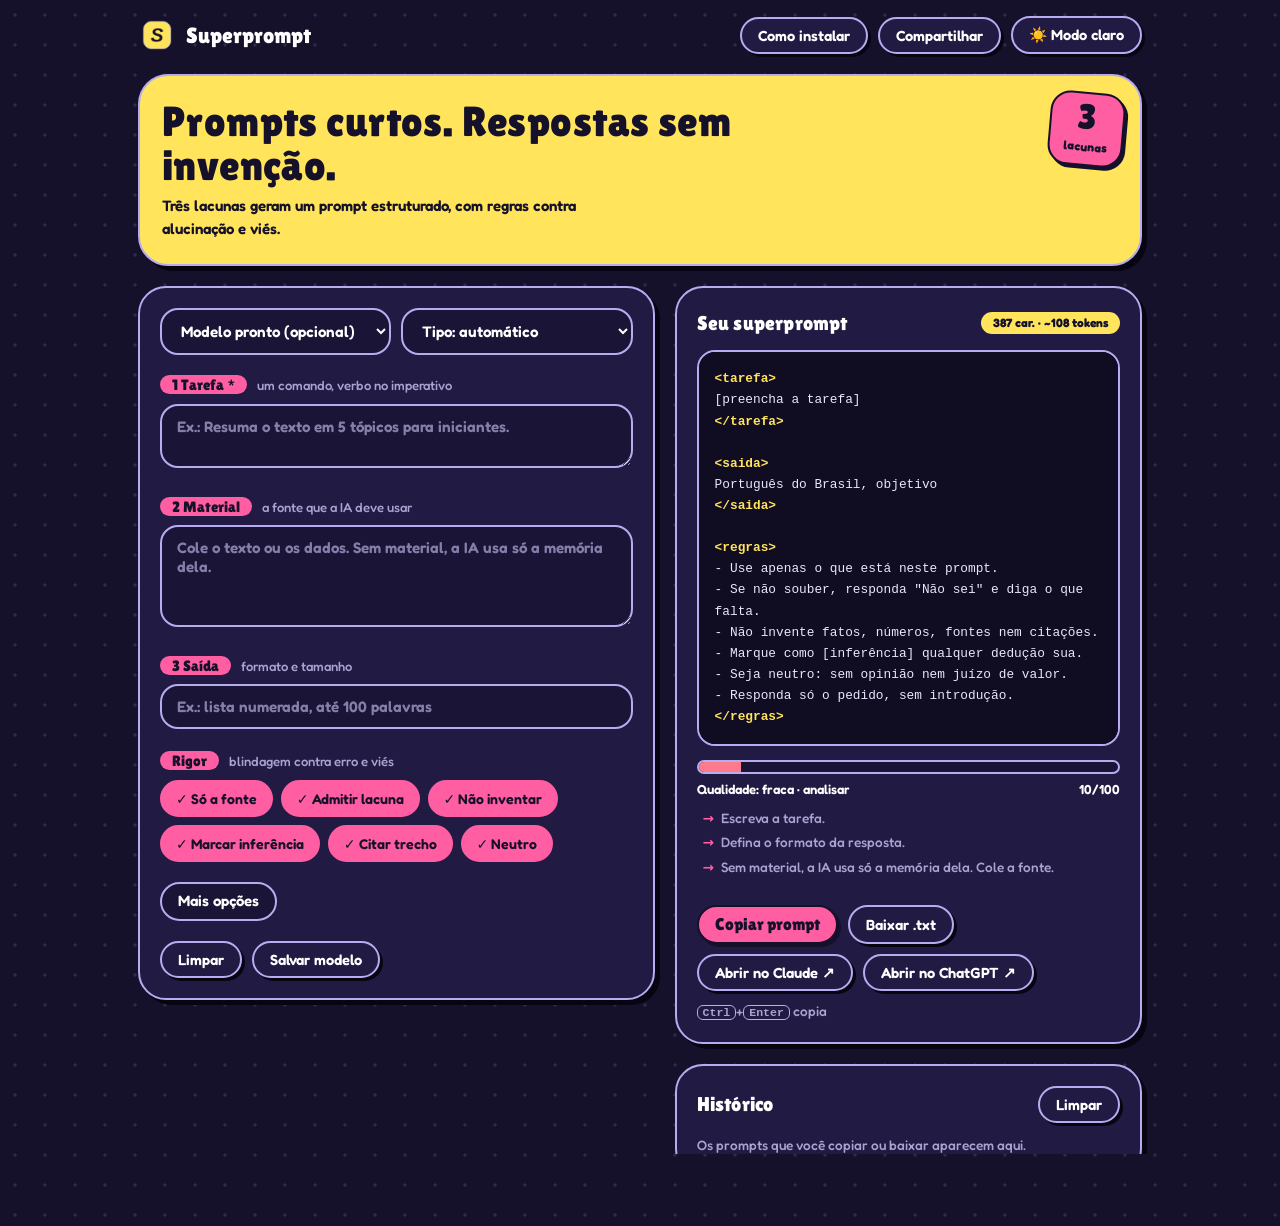
<file: index.html>
<!DOCTYPE html>
<html lang="pt-BR">
<head>
<meta charset="utf-8">
<meta name="viewport" content="width=device-width, initial-scale=1, viewport-fit=cover">
<title>Superprompt</title>
<meta name="description" content="Prompts curtos, precisos e sem alucinação.">
<meta name="theme-color" content="#15112a">
<link rel="manifest" href="manifest.webmanifest">
<link rel="icon" type="image/png" sizes="192x192" href="icon-192.png">
<link rel="apple-touch-icon" href="apple-touch-icon.png">
<link rel="preconnect" href="https://fonts.googleapis.com">
<link rel="preconnect" href="https://fonts.gstatic.com" crossorigin>
<link href="https://fonts.googleapis.com/css2?family=Fredoka:wght@400;500;600;700&family=Lilita+One&display=swap" rel="stylesheet">
<style>
:root{--bg:#15112a;--sf:#211a43;--in:#1a1436;--tx:#fff;--mu:#a9a3d1;--bd:#b7acf0;--sh:#070512;--ye:#ffe45c;--pk:#ff5ea2;--ink:#15112a;--ok:#5ee6a8;--wa:#ffe45c;--er:#ff7a8a;--code:#100c22;--dot:rgba(183,172,240,.16)}
[data-theme=light]{--bg:#f4f0ff;--sf:#fff;--in:#f4f0ff;--tx:#15112a;--mu:#6d6597;--bd:#7b66e8;--sh:#cbc0ff;--ok:#12996a;--wa:#b87d00;--er:#e0405a;--dot:rgba(123,102,232,.16)}
*{box-sizing:border-box}html,body{margin:0}
body{background:var(--bg) radial-gradient(circle,var(--dot) 1.5px,transparent 1.7px) 0 0/30px 30px;color:var(--tx);font:500 15px/1.5 Fredoka,"Trebuchet MS",system-ui,sans-serif;min-height:100vh;padding:env(safe-area-inset-top,0) 0 env(safe-area-inset-bottom,0)}
.d,h1,h2,.big{font-family:"Lilita One",Fredoka,sans-serif;font-weight:400;letter-spacing:.01em}
main{max-width:1040px;margin:0 auto;padding:16px 18px 80px;display:grid;gap:20px}
@media(min-width:920px){main{grid-template-columns:1.05fr .95fr;align-items:start}.fw{grid-column:1/-1}aside{position:sticky;top:16px;max-height:calc(100vh - 32px);overflow:auto;padding:0 8px 8px 0;margin:0 -8px -8px 0}}
:focus-visible{outline:3px solid var(--ye);outline-offset:2px}
header{display:flex;align-items:center;gap:10px;flex-wrap:wrap}
.brand{display:flex;align-items:center;gap:10px;flex:1;min-width:150px}
.mark{width:38px;height:38px;border-radius:12px;background:var(--ye);color:var(--ink);display:grid;place-items:center;font-size:20px;border:2.5px solid var(--bd);box-shadow:3px 3px 0 var(--sh)}
.brand b{font:400 1.35rem "Lilita One",Fredoka,sans-serif}
.pill,.btn{font:600 .92rem Fredoka,sans-serif;color:var(--tx);background:var(--sf);border:2.5px solid var(--bd);border-radius:99px;padding:8px 16px;box-shadow:3px 3px 0 var(--sh);cursor:pointer;transition:transform .08s,box-shadow .08s}
.pill:active,.btn:active{transform:translate(2px,2px);box-shadow:1px 1px 0 var(--sh)}
.hero{position:relative;background:var(--ye);color:var(--ink);border:2.5px solid var(--bd);border-radius:30px;padding:24px 22px;box-shadow:5px 5px 0 var(--sh)}
.hero h1{font-size:clamp(1.8rem,6vw,2.6rem);line-height:1.05;margin:0 0 8px;max-width:64%}
.hero p{margin:0;font-weight:600;max-width:48ch}
.stk{position:absolute;right:16px;top:16px;background:var(--pk);border:2.5px solid var(--ink);border-radius:20px;padding:6px 14px;text-align:center;transform:rotate(5deg);box-shadow:3px 3px 0 var(--ink)}
.stk .big{font-size:2.2rem;line-height:1;display:block}.stk small{font-weight:700;font-size:.75rem}
.card{background:var(--sf);border:2.5px solid var(--bd);border-radius:28px;padding:20px;box-shadow:5px 5px 0 var(--sh)}
aside .card+.card{margin-top:20px}
.st{display:flex;align-items:baseline;gap:10px;margin:22px 0 8px}.st:first-of-type{margin-top:0}
.st span{background:var(--pk);color:var(--ink);border-radius:99px;padding:1px 12px;font:400 .95rem "Lilita One",Fredoka,sans-serif}
.st small{color:var(--mu);font-size:.82rem}
input[type=text],textarea,select,input:not([type]){width:100%;font:600 .95rem Fredoka,sans-serif;color:var(--tx);background:var(--in);border:2.5px solid var(--bd);border-radius:18px;padding:11px 15px}
textarea{resize:vertical;min-height:56px}
input:focus,textarea:focus,select:focus{outline:0;border-color:var(--ye);box-shadow:0 0 0 3px color-mix(in srgb,var(--ye) 30%,transparent)}
::placeholder{color:var(--mu);opacity:.75}
.g2{display:grid;gap:10px;grid-template-columns:1fr 1fr}@media(max-width:520px){.g2{grid-template-columns:1fr}}
.chips{display:flex;flex-wrap:wrap;gap:8px}.chips label{cursor:pointer}.chips input{position:absolute;opacity:0;width:0;height:0}
.chips span{display:inline-block;padding:6px 14px;border-radius:99px;border:2.5px solid var(--bd);background:var(--in);font-weight:600;font-size:.88rem;color:var(--mu);transition:.1s}
.chips input:checked+span{background:var(--pk);color:var(--ink);border-color:var(--pk)}
.chips input:checked+span::before{content:"✓ "}
.chips input:focus-visible+span{outline:3px solid var(--ye);outline-offset:2px}
details{margin-top:20px}
summary{display:inline-block;cursor:pointer;list-style:none;background:var(--in);border:2.5px solid var(--bd);border-radius:99px;padding:6px 16px;font-weight:600}summary::-webkit-details-marker{display:none}
details[open] summary{background:var(--ye);color:var(--ink);border-color:var(--ye)}
details>*{margin-top:10px}details>summary{margin-top:0}
.row{display:flex;gap:10px;flex-wrap:wrap}
.btn.f{background:var(--pk);color:var(--ink);border-color:var(--ink);box-shadow:3px 3px 0 var(--ink);font:400 1.05rem "Lilita One",Fredoka,sans-serif}
[data-theme=light] .btn.f{border-color:var(--bd);box-shadow:3px 3px 0 var(--bd)}
.ph{display:flex;justify-content:space-between;align-items:center;gap:8px;margin-bottom:12px}.ph h2{margin:0;font-size:1.25rem}
.cnt{font-size:.75rem;font-weight:700;background:var(--ye);color:var(--ink);border-radius:99px;padding:2px 12px}
#out{background:var(--code);color:#e9e6ff;border:2.5px solid var(--bd);border-radius:18px;padding:16px;font:500 .8rem/1.65 ui-monospace,Menlo,Consolas,monospace;white-space:pre-wrap;word-break:break-word;min-height:200px;max-height:44vh;overflow:auto}
#out .k{color:var(--ye);font-weight:700}#out .pre{display:block;margin-bottom:10px;color:#ffb3d4}
.meter{height:14px;border-radius:99px;border:2.5px solid var(--bd);background:var(--in);margin:14px 0 6px;overflow:hidden}
.meter i{display:block;height:100%;width:0;background:var(--ok);transition:width .3s,background .3s}
.mt{display:flex;justify-content:space-between;font-weight:600;font-size:.82rem;margin-bottom:6px}
.tips{margin:0 0 14px;padding:0;list-style:none;font-size:.85rem;color:var(--mu)}.tips li{padding:2px 0 2px 24px;position:relative}.tips li::before{content:"→";position:absolute;left:6px;color:var(--pk);font-weight:700}.tips li.ok::before{content:"✓";color:var(--ok)}
kbd{font:600 .72rem ui-monospace,monospace;border:1.5px solid var(--bd);border-radius:6px;padding:0 5px;color:var(--mu)}
#hist{list-style:none;margin:0;padding:0;display:grid;gap:8px}
#hist button{width:100%;text-align:left;font:600 .85rem Fredoka,sans-serif;color:var(--tx);background:var(--in);border:2px solid var(--bd);border-radius:14px;padding:8px 12px;cursor:pointer}
#hist small{display:block;color:var(--mu);font-weight:500}
.empty{color:var(--mu);font-size:.85rem;margin:0}
#toast{position:fixed;left:50%;bottom:calc(22px + env(safe-area-inset-bottom,0px));transform:translate(-50%,20px);background:var(--ye);color:var(--ink);border:2.5px solid var(--ink);padding:8px 20px;border-radius:99px;font-weight:700;opacity:0;transition:.2s;pointer-events:none;max-width:90vw;text-align:center}
#toast.on{opacity:1;transform:translate(-50%,0)}
.card,.hero{animation:up .45s cubic-bezier(.2,.8,.2,1) both}aside .card+.card{animation-delay:.08s}
@keyframes up{from{opacity:0;transform:translateY(10px)}}
@media(prefers-reduced-motion:reduce){*{transition:none!important;animation:none!important}}
#imgf input{margin-top:10px}
img.mark{background:none;border:0;box-shadow:none;border-radius:50%;object-fit:cover}
</style>
</head>
<body>
<main>
<header class="fw">
  <div class="brand"><img class="mark" src="icon-192.png" alt="" width="38" height="38"><b>Superprompt</b></div>
  <button class="pill" id="install" hidden>Instalar</button>
  <button class="pill" id="howto">Como instalar</button>
  <button class="pill" id="share">Compartilhar</button>
  <button class="pill" id="theme">☀️ Modo claro</button>
</header>

<section class="hero fw">
  <h1>Prompts curtos. Respostas sem invenção.</h1>
  <p>Três lacunas geram um prompt estruturado, com regras contra alucinação e viés.</p>
  <div class="stk" aria-hidden="true"><span class="big">3</span><small>lacunas</small></div>
</section>

<section class="card" aria-label="Formulário">
  <div class="g2"><select id="tpl" aria-label="Modelo pronto"><option value="">Modelo pronto (opcional)</option></select><select id="modo" aria-label="Tipo de pedido"><option value="auto">Tipo: automático</option><option value="analisar">Tipo: analisar material</option><option value="criar">Tipo: criar texto</option><option value="imagem">Tipo: criar imagem</option></select></div>
  <div class="st" style="margin-top:20px"><span>1 Tarefa *</span><small>um comando, verbo no imperativo</small></div>
  <textarea id="tarefa" aria-label="Tarefa" placeholder="Ex.: Resuma o texto em 5 tópicos para iniciantes."></textarea>
  <div class="st"><span>2 Material</span><small id="mlbl">a fonte que a IA deve usar</small></div>
  <textarea id="material" rows="4" aria-label="Material" placeholder="Cole o texto ou os dados. Sem material, a IA usa só a memória dela."></textarea>
  <div id="imgf" hidden><div class="st"><span>Imagem</span><small>o que a IA não adivinha</small></div>
    <div class="g2"><input id="cores" aria-label="Cores" placeholder="Cores. Ex.: azul #0a4da2 e branco"><input id="estilo" aria-label="Estilo" placeholder="Estilo. Ex.: flat, limpo"></div>
    <input id="textoarte" aria-label="Texto na arte" placeholder="Texto exato que aparece na arte">
    <input id="evitar" aria-label="Evitar" placeholder="Evitar. Ex.: fotos de pessoas, excesso de texto"></div>
  <div class="st"><span>3 Saída</span><small>formato e tamanho</small></div>
  <input id="formato" list="fmts" aria-label="Formato da saída" placeholder="Ex.: lista numerada, até 100 palavras">
  <datalist id="fmts"><option value="Lista numerada, até 100 palavras"><option value="Tabela em Markdown"><option value="JSON válido, sem texto extra"><option value="Um parágrafo de até 80 palavras"><option value="Passo a passo numerado"><option value="Imagem 1080x1080, estilo limpo"><option value="Imagem vertical 1080x1920"></datalist>
  <div class="st"><span>Rigor</span><small>blindagem contra erro e viés</small></div>
  <div class="chips" id="rules"></div>
  <details>
    <summary>Mais opções</summary>
    <div class="g2">
      <select id="tecnica" aria-label="Técnica"><option value="direto">Técnica: direta</option><option value="pensar">Pensar antes de responder</option><option value="verificar">Auto-verificação</option><option value="estrito">Formato estrito</option></select>
      <select id="alvo" aria-label="Estilo do prompt"><option value="tags">Estilo: tags (universal)</option><option value="md">Estilo: Markdown</option></select>
      <select id="tam" aria-label="Tamanho"><option value="completo">Tamanho: completo</option><option value="compacto">Tamanho: compacto</option></select>
    </div>
    <input id="papel" aria-label="Papel" placeholder="Papel. Ex.: analista de dados">
    <input id="publico" aria-label="Público" placeholder="Público. Ex.: iniciantes">
    <textarea id="exemplo" aria-label="Exemplo" placeholder="Exemplo da saída ideal (melhora muito a precisão)"></textarea>
    <input id="tom" aria-label="Idioma e tom" value="Português do Brasil, objetivo">
    <textarea id="extra" aria-label="Proibições extras" placeholder="Proibições extras. Ex.: Não use jargão."></textarea>
    <div class="row"><button class="btn" id="exp">Exportar modelos</button><button class="btn" id="imp">Importar</button><input type="file" id="file" accept=".json,application/json" hidden></div>
  </details>
  <div class="row" style="margin-top:20px"><button class="btn" id="clear">Limpar</button><button class="btn" id="save">Salvar modelo</button></div>
</section>

<aside>
  <section class="card" aria-label="Resultado">
    <div class="ph"><h2>Seu superprompt</h2><span class="cnt" id="pill">0</span></div>
    <div id="out" aria-live="polite"></div>
    <div class="meter" role="progressbar" aria-label="Qualidade" aria-valuemin="0" aria-valuemax="100"><i id="bar"></i></div>
    <div class="mt"><span id="hint"></span><span id="sc"></span></div>
    <ul class="tips" id="tips"></ul>
    <div id="vars" class="g2" style="margin-bottom:12px" hidden></div>
    <div class="row"><button class="btn f" id="copy">Copiar prompt</button><button class="btn" id="dl">Baixar .txt</button></div>
    <div class="row" style="margin-top:10px"><button class="pill" id="oc">Abrir no Claude ↗</button><button class="pill" id="og">Abrir no ChatGPT ↗</button></div>
    <p class="empty" style="margin-top:10px"><kbd>Ctrl</kbd>+<kbd>Enter</kbd> copia</p>
  </section>
  <section class="card" aria-label="Histórico">
    <div class="ph"><h2>Histórico</h2><button class="pill" id="hclr">Limpar</button></div>
    <ul id="hist"></ul>
  </section>
</aside>
</main>
<div id="toast" role="status"></div>

<script>
const $=id=>document.getElementById(id);
const F=['tarefa','material','formato','papel','publico','exemplo','tom','extra','cores','estilo','textoarte','evitar'];
const TOM='Português do Brasil, objetivo';
const R=[
["Só a fonte","Baseie-se somente no material acima.","Use apenas o que está neste prompt."],
["Admitir lacuna",'Se a informação não constar, responda "Não consta no material." e diga o que falta.','Se não souber, responda "Não sei" e diga o que falta.'],
["Não inventar","Não invente fatos, números, fontes nem citações.","Não invente fatos, números, fontes nem citações."],
["Marcar inferência","Marque como [inferência] qualquer dedução sua.","Marque como [inferência] qualquer dedução sua."],
["Citar trecho","Cite o trecho do material que sustenta cada afirmação.",null],
["Neutro","Seja neutro: sem opinião nem juízo de valor.","Seja neutro: sem opinião nem juízo de valor."]];
const CR=["Use o briefing como base e execute já, sem perguntar o que ele já diz.","Se faltar algo essencial, faça no máximo 1 pergunta curta; senão, decida e execute.","Não invente dados, estatísticas, nomes nem logotipos oficiais.","Marque como [suposição] o que você decidir sozinho.",null,"Seja neutro: sem opinião nem juízo de valor."];
const CC=["execute já","1 pergunta curta se faltar algo essencial","não invente dados","marque [suposição]",null,"seja neutro"];
const C=["use só a fonte","admita lacunas","não invente","marque [inferência]","cite o trecho","seja neutro"];
const TEC={
pensar:"Analise com cuidado antes de responder e entregue só o resultado final.",
verificar:"Antes de responder, confira cada afirmação com o material e remova o que não tiver base.",
estrito:"Siga exatamente o formato de saída, sem texto antes ou depois."};
const TIT={briefing:'BRIEFING',material:'MATERIAL',exemplo:'EXEMPLO',tarefa:'TAREFA',saida:'SAÍDA',regras:'REGRAS'};
$('rules').innerHTML=R.map((r,i)=>`<label><input type="checkbox" data-r="${i}" checked><span>${r[0]}</span></label>`).join('');
const TPL={
"Resumir":{tarefa:"Resuma o material em até 5 tópicos.",formato:"Lista numerada, até 100 palavras"},
"Extrair dados":{tarefa:"Extraia do material: nomes, datas e valores. Não deduza o que estiver ausente.",formato:"Tabela em Markdown",tecnica:"estrito"},
"Redigir":{papel:"redator profissional",tarefa:"Redija um texto usando apenas o material.",formato:"Parágrafos curtos",tecnica:"verificar"},
"Revisar":{papel:"revisor de textos",tarefa:"Corrija ortografia e clareza sem mudar o sentido nem acrescentar informação.",formato:"Texto corrigido + lista das mudanças"},
"Criar imagem":{tarefa:"Gere agora uma imagem com base no briefing.",formato:"Imagem 1080x1080, estilo limpo",modo:"imagem"},
"Comparar":{papel:"analista neutro",tarefa:"Compare as opções do material por critérios objetivos. Não recomende.",formato:"Tabela em Markdown",tecnica:"verificar"}};
const ls={get(k,d){try{const v=localStorage.getItem(k);return v?JSON.parse(v):d}catch(e){return d}},set(k,v){try{localStorage.setItem(k,JSON.stringify(v))}catch(e){}}};
const all=()=>Object.assign({},TPL,ls.get('sp_modelos',{}));
const fillTpl=()=>{const s=$('tpl');s.length=1;Object.keys(all()).forEach(k=>s.add(new Option(k,k)))};
function toast(t,ms=1600){const e=$('toast');e.textContent=t;e.classList.add('on');clearTimeout(toast.t);toast.t=setTimeout(()=>e.classList.remove('on'),ms)}
const getState=()=>{const o={};F.forEach(f=>o[f]=$(f).value);o.tecnica=$('tecnica').value;o.alvo=$('alvo').value;o.tam=$('tam').value;o.modo=$('modo').value;o.rg=[...document.querySelectorAll('[data-r]:checked')].map(c=>+c.dataset.r);return o};
function setState(o){F.forEach(f=>{if(typeof o[f]==='string')$(f).value=o[f]});
 if(o.tecnica&&[...$('tecnica').options].some(x=>x.value===o.tecnica))$('tecnica').value=o.tecnica;
 if(o.alvo&&[...$('alvo').options].some(x=>x.value===o.alvo))$('alvo').value=o.alvo;
 if(o.tam&&[...$('tam').options].some(x=>x.value===o.tam))$('tam').value=o.tam;
 if(o.modo&&[...$('modo').options].some(x=>x.value===o.modo))$('modo').value=o.modo;
 if(Array.isArray(o.rg))document.querySelectorAll('[data-r]').forEach(c=>c.checked=o.rg.includes(+c.dataset.r))}
let TXT='';const VARS={};const VRE=/\{\{\s*([^{}\n]{1,30}?)\s*\}\}/g;
const sub=t=>t.replace(VRE,(m,n)=>VARS[n.trim()]||m);
function varsUI(raw){const names=[...new Set([...raw.matchAll(VRE)].map(m=>m[1].trim()))],box=$('vars'),k=names.join('|');if(box.dataset.k===k)return;box.dataset.k=k;box.textContent='';
 names.forEach(n=>{const i=document.createElement('input');i.placeholder='{{'+n+'}}';i.setAttribute('aria-label','Variável '+n);i.value=VARS[n]||'';i.oninput=()=>{VARS[n]=i.value;build()};box.append(i)});box.hidden=!names.length}
function build(){
 const s=getState(),v={},raw=F.map(f=>s[f]).join('\n');F.forEach(f=>v[f]=sub(s[f].trim()));varsUI(raw);
 const CRE=/^\s*(crie|criar|gere|gerar|desenhe|fa[çc]a|escreva|redija|elabore|monte|produza|imagine|projete)\b/i,au=s.modo==='auto',isImg=s.modo==='imagem'||(au&&CRE.test(v.tarefa)&&/\b(imagem|arte|banner|cartaz|post|logo|ilustra[çc][ãa]o|capa|flyer|foto)\b/i.test(v.tarefa)),cr=isImg||s.modo==='criar'||(au&&CRE.test(v.tarefa)),MK=cr?'briefing':'material',imgL=isImg?[v.cores&&'Cores: '+v.cores,v.estilo&&'Estilo: '+v.estilo,v.textoarte&&'Texto na arte: "'+v.textoarte+'"',v.evitar&&'Evitar: '+v.evitar].filter(Boolean):[],body=[...imgL,v.material&&(imgL.length?'Detalhes: '+v.material:v.material)].filter(Boolean).join('\n'),hasM=!!body,sec=[];$('imgf').hidden=!isImg;$('mlbl').textContent=cr?'briefing: requisitos e detalhes':'a fonte que a IA deve usar';
 if(hasM)sec.push([MK,body]);
 if(v.exemplo)sec.push(['exemplo',v.exemplo]);
 sec.push(['tarefa',v.tarefa||'[preencha a tarefa]']);
 const o=[v.formato,v.publico&&'Público: '+v.publico,v.tom].filter(Boolean);
 if(o.length)sec.push(['saida',o.join('. ')]);
 let r=s.rg.map(i=>cr?CR[i]:hasM?R[i][1]:R[i][2]).filter(Boolean);
 if(s.tam==='compacto'&&s.rg.length>1)r=['Regras: '+s.rg.filter(i=>i!==4||hasM).map(i=>(cr?CC:C)[i]).filter(Boolean).join('; ')+'.'];
 if(TEC[s.tecnica])r.push(TEC[s.tecnica]);
 r.push(cr?'Entregue o resultado agora, sem introdução nem explicações.':'Responda só o pedido, sem introdução.');
 if(isImg&&v.textoarte)r.push('Escreva o texto da arte exatamente como indicado, sem erros de ortografia.');
 if(v.extra)r.push(v.extra);
 sec.push(['regras',r.map(x=>'- '+x).join('\n')]);
 const pre=v.papel?'Atue como '+v.papel+'.':'',md=s.alvo==='md';
 TXT=(pre?pre+'\n\n':'')+sec.map(x=>md?'## '+TIT[x[0]]+'\n'+x[1]:'<'+x[0]+'>\n'+x[1]+'\n</'+x[0]+'>').join('\n\n');
 const out=$('out');out.textContent='';
 if(pre){const p=document.createElement('span');p.className='pre';p.textContent=pre;out.append(p)}
 sec.forEach(x=>{const a=document.createElement('span');a.className='k';a.textContent=md?'## '+TIT[x[0]]+'\n':'<'+x[0]+'>\n';
  if(md)out.append(a,x[1]+'\n\n');else{const b=document.createElement('span');b.className='k';b.textContent='</'+x[0]+'>\n\n';out.append(a,x[1]+'\n',b)}});
 $('pill').textContent=TXT.length+' car. · ~'+Math.ceil(TXT.length/3.6)+' tokens';
 const w=v.tarefa.split(/\s+/).filter(Boolean).length,tips=[];let sc=0;
 if(!w)tips.push('Escreva a tarefa.');else if(w<4)tips.push('Tarefa vaga: diga o quê, para quem e quanto.');else sc+=30;
 if(w&&/\be (depois|também)\b|\balém disso\b|;/i.test(v.tarefa))tips.push('Uma tarefa por prompt gera menos erro.');else if(w>=4)sc+=10;
 if(v.formato)sc+=20;else tips.push('Defina o formato da resposta.');
 const vg=v.tarefa.match(/\b(etc|bom|boa|ótimo|melhor|algo|coisas?|qualquer|talvez|vários)\b/i);if(vg)tips.push('Troque "'+vg[1].toLowerCase()+'" por algo mensurável.');
 if(isImg&&!v.textoarte)tips.push('Informe o texto exato que deve aparecer na arte.');if(isImg&&!v.cores)tips.push('Informe as cores (nome ou código hex).');
 if(hasM)sc+=20;else tips.push(cr?'Sem briefing: liste formato, cores e texto que devem aparecer.':'Sem material, a IA usa só a memória dela. Cole a fonte.');
 if(s.rg.length>=4)sc+=10;else tips.push('Ative mais regras de rigor.');
 if(v.exemplo||s.tecnica!=='direto')sc+=10;else tips.push('Um exemplo de saída ou uma técnica aumenta a precisão.');
 $('bar').style.width=sc+'%';$('bar').style.background=sc<50?'var(--er)':sc<80?'var(--wa)':'var(--ok)';
 $('bar').parentNode.setAttribute('aria-valuenow',sc);
 $('hint').textContent='Qualidade: '+(sc<50?'fraca':sc<80?'boa':'excelente')+' · '+(isImg?'imagem':cr?'criar':'analisar');$('sc').textContent=sc+'/100';
 $('tips').innerHTML=tips.length?tips.slice(0,3).map(t=>'<li>'+t+'</li>').join(''):'<li class="ok">Sem pendências</li>';
}
let at;const draft=()=>{clearTimeout(at);at=setTimeout(()=>ls.set('sp_rascunho',getState()),400)};
const on=()=>{build();draft()};
document.querySelectorAll('main input:not([type=file]),main textarea,main select').forEach(e=>e.addEventListener('input',on));
$('tpl').onchange=e=>{const t=all()[e.target.value];if(!t)return;setState(t);on()};
$('clear').onclick=()=>{setState(Object.assign({tom:TOM,tecnica:'direto',alvo:'tags',tam:'completo',modo:'auto',rg:[0,1,2,3,4,5]},Object.fromEntries(F.filter(f=>f!=='tom').map(f=>[f,'']))));$('tpl').value='';on()};
$('save').onclick=()=>{const n=(prompt('Nome do modelo:')||'').trim().slice(0,60);if(!n)return;const m=ls.get('sp_modelos',{});m[n]=getState();ls.set('sp_modelos',m);fillTpl();$('tpl').value=n;toast('Modelo salvo')};
function hist(){const h=ls.get('sp_hist',[]).filter(x=>x.t!==TXT);h.unshift({d:Date.now(),t:TXT,s:getState()});ls.set('sp_hist',h.slice(0,8));renderH()}
function renderH(){const h=ls.get('sp_hist',[]),u=$('hist');u.textContent='';
 if(!h.length){const p=document.createElement('p');p.className='empty';p.textContent='Os prompts que você copiar ou baixar aparecem aqui.';u.append(p);return}
 h.forEach(x=>{const li=document.createElement('li'),b=document.createElement('button'),m=document.createElement('small');
  b.textContent=(x.s.tarefa||'Sem título').slice(0,60);m.textContent=new Date(x.d).toLocaleString('pt-BR',{day:'2-digit',month:'2-digit',hour:'2-digit',minute:'2-digit'});
  b.append(m);b.onclick=()=>{setState(x.s);on();toast('Restaurado')};li.append(b);u.append(li)})}
$('hclr').onclick=()=>{ls.set('sp_hist',[]);renderH()};
async function copy(t){try{await navigator.clipboard.writeText(t)}catch(e){const a=document.createElement('textarea');a.value=t;document.body.appendChild(a);a.select();document.execCommand('copy');a.remove()}}
const doCopy=async()=>{if(!getState().tarefa.trim()){toast('Escreva a tarefa primeiro');return}await copy(TXT);hist();toast('Prompt copiado')};
$('copy').onclick=doCopy;
const openIn=base=>{if(!getState().tarefa.trim()){toast('Escreva a tarefa primeiro');return}hist();const u=base+encodeURIComponent(TXT);if(u.length>7500){copy(TXT);toast('Prompt longo: copiado. Cole na IA.');window.open(base.split('?')[0],'_blank','noopener');return}window.open(u,'_blank','noopener')};
$('oc').onclick=()=>openIn('https://claude.ai/new?q=');
$('og').onclick=()=>openIn('https://chatgpt.com/?q=');
addEventListener('keydown',e=>{if((e.ctrlKey||e.metaKey)&&e.key==='Enter'){e.preventDefault();doCopy()}});
$('dl').onclick=()=>{if(!getState().tarefa.trim()){toast('Escreva a tarefa primeiro');return}hist();const a=document.createElement('a');a.href=URL.createObjectURL(new Blob([TXT],{type:'text/plain;charset=utf-8'}));a.download='superprompt.txt';a.click();URL.revokeObjectURL(a.href)};
$('exp').onclick=()=>{const a=document.createElement('a');a.href=URL.createObjectURL(new Blob([JSON.stringify(ls.get('sp_modelos',{}),null,2)],{type:'application/json'}));a.download='superprompt-modelos.json';a.click();URL.revokeObjectURL(a.href)};
$('imp').onclick=()=>$('file').click();
$('file').onchange=async e=>{const f=e.target.files[0];if(!f)return;try{const j=JSON.parse(await f.text()),m=ls.get('sp_modelos',{});let n=0;
 for(const [k,v] of Object.entries(j)){if(typeof v!=='object'||!v||k.length>60)continue;const c={};
  [...F,'tecnica','alvo','tam','modo'].forEach(x=>{if(typeof v[x]==='string')c[x]=v[x].slice(0,20000)});if(Array.isArray(v.rg))c.rg=v.rg.filter(Number.isInteger);m[k]=c;n++}
 ls.set('sp_modelos',m);fillTpl();toast(n+' modelo(s) importado(s)')}catch(err){toast('Arquivo inválido')}e.target.value=''};
const link=()=>{const s=getState();s.material='';return location.href.split('#')[0]+'#s='+btoa(unescape(encodeURIComponent(JSON.stringify(s))))};
$('share').onclick=async()=>{const u=link();try{if(navigator.share)await navigator.share({title:'Superprompt',text:'Gerador de prompts curtos e sem alucinação',url:u});else{await copy(u);toast('Link copiado (sem o material)')}}catch(e){}};
$('theme').onclick=()=>{const d=document.documentElement,l=d.dataset.theme==='light';d.dataset.theme=l?'dark':'light';$('theme').textContent=l?'☀️ Modo claro':'🌙 Modo escuro';ls.set('sp_tema',d.dataset.theme)};
if(ls.get('sp_tema')==='light'){document.documentElement.dataset.theme='light';$('theme').textContent='🌙 Modo escuro'}
let dp;addEventListener('beforeinstallprompt',e=>{e.preventDefault();dp=e;$('install').hidden=false});
$('install').onclick=async()=>{if(!dp)return;dp.prompt();await dp.userChoice;dp=null;$('install').hidden=true};
if('serviceWorker'in navigator)addEventListener('load',()=>navigator.serviceWorker.register('sw.js').catch(()=>{}));
fillTpl();
try{const m=location.hash.match(/^#s=(.+)$/);if(m)setState(JSON.parse(decodeURIComponent(escape(atob(m[1])))));else{const d=ls.get('sp_rascunho');if(d)setState(d)}}catch(e){}
build();renderH();
$('howto').onclick=()=>{const u=navigator.userAgent,m=/iPhone|iPad|iPod/.test(u)?'iPhone/iPad: toque em Compartilhar e depois em "Adicionar à Tela de Início".':/Android/.test(u)?'Android: toque no menu ⋮ do Chrome e em "Instalar app" ou "Adicionar à tela inicial".':'Computador: no Chrome ou Edge, clique no ícone de instalar na barra de endereço ou em ⋮ > "Instalar Superprompt".';toast(m,7000)};
if(matchMedia('(display-mode:standalone)').matches||navigator.standalone)$('howto').hidden=true;
</script>
</body>
</html>
</file>
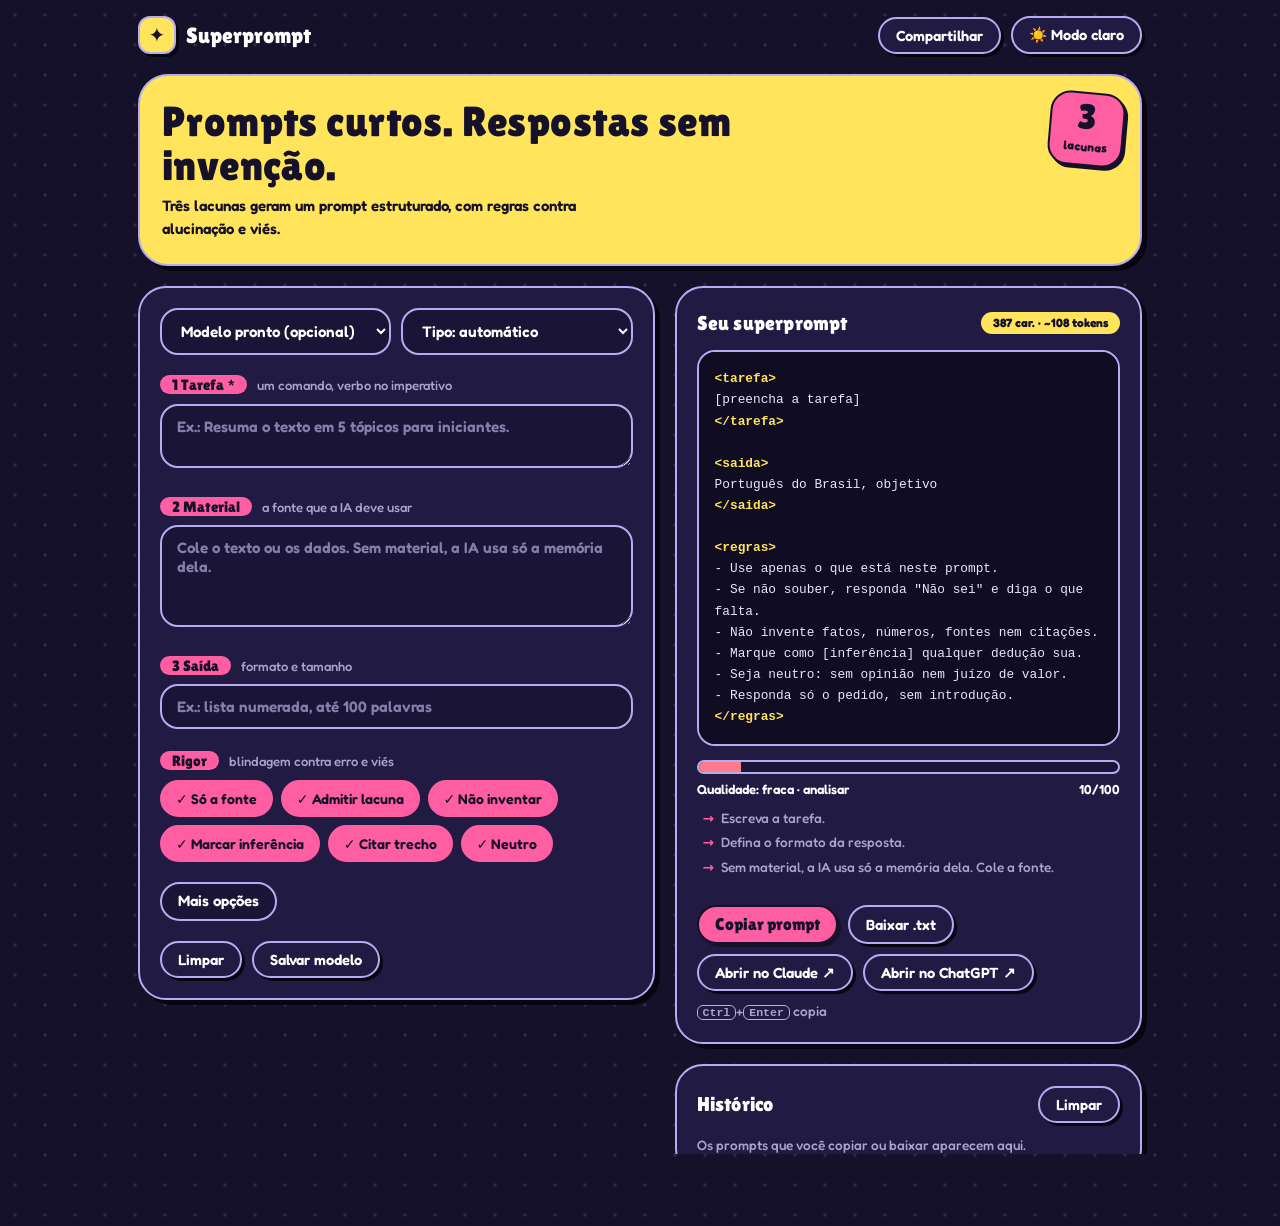
<file: superprompt-completo.html>
<!DOCTYPE html>
<html lang="pt-BR">
<head>
<meta charset="utf-8">
<meta name="viewport" content="width=device-width, initial-scale=1, viewport-fit=cover">
<title>Superprompt</title>
<meta name="description" content="Prompts curtos, precisos e sem alucinação.">
<meta name="theme-color" content="#15112a">
<link rel="manifest" href="manifest.webmanifest">
<link rel="icon" type="image/png" sizes="32x32" href="icons/icon-32.png">
<link rel="apple-touch-icon" href="icons/icon-180.png">
<style>
@font-face{font-family:Fredoka;font-weight:300 700;font-display:swap;src:url([data-uri]) format("woff2")}
@font-face{font-family:"Lilita One";font-weight:400;font-display:swap;src:url([data-uri]) format("woff2")}
:root{--bg:#15112a;--sf:#211a43;--in:#1a1436;--tx:#fff;--mu:#a9a3d1;--bd:#b7acf0;--sh:#070512;--ye:#ffe45c;--pk:#ff5ea2;--ink:#15112a;--ok:#5ee6a8;--wa:#ffe45c;--er:#ff7a8a;--code:#100c22;--dot:rgba(183,172,240,.16)}
[data-theme=light]{--bg:#f4f0ff;--sf:#fff;--in:#f4f0ff;--tx:#15112a;--mu:#6d6597;--bd:#7b66e8;--sh:#cbc0ff;--ok:#12996a;--wa:#b87d00;--er:#e0405a;--dot:rgba(123,102,232,.16)}
*{box-sizing:border-box}html,body{margin:0}
body{background:var(--bg) radial-gradient(circle,var(--dot) 1.5px,transparent 1.7px) 0 0/30px 30px;color:var(--tx);font:500 15px/1.5 Fredoka,"Trebuchet MS",system-ui,sans-serif;min-height:100vh;padding:env(safe-area-inset-top,0) 0 env(safe-area-inset-bottom,0)}
.d,h1,h2,.big{font-family:"Lilita One",Fredoka,sans-serif;font-weight:400;letter-spacing:.01em}
main{max-width:1040px;margin:0 auto;padding:16px 18px 80px;display:grid;gap:20px}
@media(min-width:920px){main{grid-template-columns:1.05fr .95fr;align-items:start}.fw{grid-column:1/-1}aside{position:sticky;top:16px;max-height:calc(100vh - 32px);overflow:auto;padding:0 8px 8px 0;margin:0 -8px -8px 0}}
:focus-visible{outline:3px solid var(--ye);outline-offset:2px}
header{display:flex;align-items:center;gap:10px;flex-wrap:wrap}
.brand{display:flex;align-items:center;gap:10px;flex:1;min-width:150px}
.mark{width:38px;height:38px;border-radius:12px;background:var(--ye);color:var(--ink);display:grid;place-items:center;font-size:20px;border:2.5px solid var(--bd);box-shadow:3px 3px 0 var(--sh)}
.brand b{font:400 1.35rem "Lilita One",Fredoka,sans-serif}
.pill,.btn{font:600 .92rem Fredoka,sans-serif;color:var(--tx);background:var(--sf);border:2.5px solid var(--bd);border-radius:99px;padding:8px 16px;box-shadow:3px 3px 0 var(--sh);cursor:pointer;transition:transform .08s,box-shadow .08s}
.pill:active,.btn:active{transform:translate(2px,2px);box-shadow:1px 1px 0 var(--sh)}
.hero{position:relative;background:var(--ye);color:var(--ink);border:2.5px solid var(--bd);border-radius:30px;padding:24px 22px;box-shadow:5px 5px 0 var(--sh)}
.hero h1{font-size:clamp(1.8rem,6vw,2.6rem);line-height:1.05;margin:0 0 8px;max-width:64%}
.hero p{margin:0;font-weight:600;max-width:48ch}
.stk{position:absolute;right:16px;top:16px;background:var(--pk);border:2.5px solid var(--ink);border-radius:20px;padding:6px 14px;text-align:center;transform:rotate(5deg);box-shadow:3px 3px 0 var(--ink)}
.stk .big{font-size:2.2rem;line-height:1;display:block}.stk small{font-weight:700;font-size:.75rem}
.card{background:var(--sf);border:2.5px solid var(--bd);border-radius:28px;padding:20px;box-shadow:5px 5px 0 var(--sh)}
aside .card+.card{margin-top:20px}
.st{display:flex;align-items:baseline;gap:10px;margin:22px 0 8px}.st:first-of-type{margin-top:0}
.st span{background:var(--pk);color:var(--ink);border-radius:99px;padding:1px 12px;font:400 .95rem "Lilita One",Fredoka,sans-serif}
.st small{color:var(--mu);font-size:.82rem}
input[type=text],textarea,select,input:not([type]){width:100%;font:600 .95rem Fredoka,sans-serif;color:var(--tx);background:var(--in);border:2.5px solid var(--bd);border-radius:18px;padding:11px 15px}
textarea{resize:vertical;min-height:56px}
input:focus,textarea:focus,select:focus{outline:0;border-color:var(--ye);box-shadow:0 0 0 3px color-mix(in srgb,var(--ye) 30%,transparent)}
::placeholder{color:var(--mu);opacity:.75}
.g2{display:grid;gap:10px;grid-template-columns:1fr 1fr}@media(max-width:520px){.g2{grid-template-columns:1fr}}
.chips{display:flex;flex-wrap:wrap;gap:8px}.chips label{cursor:pointer}.chips input{position:absolute;opacity:0;width:0;height:0}
.chips span{display:inline-block;padding:6px 14px;border-radius:99px;border:2.5px solid var(--bd);background:var(--in);font-weight:600;font-size:.88rem;color:var(--mu);transition:.1s}
.chips input:checked+span{background:var(--pk);color:var(--ink);border-color:var(--pk)}
.chips input:checked+span::before{content:"✓ "}
.chips input:focus-visible+span{outline:3px solid var(--ye);outline-offset:2px}
details{margin-top:20px}
summary{display:inline-block;cursor:pointer;list-style:none;background:var(--in);border:2.5px solid var(--bd);border-radius:99px;padding:6px 16px;font-weight:600}summary::-webkit-details-marker{display:none}
details[open] summary{background:var(--ye);color:var(--ink);border-color:var(--ye)}
details>*{margin-top:10px}details>summary{margin-top:0}
.row{display:flex;gap:10px;flex-wrap:wrap}
.btn.f{background:var(--pk);color:var(--ink);border-color:var(--ink);box-shadow:3px 3px 0 var(--ink);font:400 1.05rem "Lilita One",Fredoka,sans-serif}
[data-theme=light] .btn.f{border-color:var(--bd);box-shadow:3px 3px 0 var(--bd)}
.ph{display:flex;justify-content:space-between;align-items:center;gap:8px;margin-bottom:12px}.ph h2{margin:0;font-size:1.25rem}
.cnt{font-size:.75rem;font-weight:700;background:var(--ye);color:var(--ink);border-radius:99px;padding:2px 12px}
#out{background:var(--code);color:#e9e6ff;border:2.5px solid var(--bd);border-radius:18px;padding:16px;font:500 .8rem/1.65 ui-monospace,Menlo,Consolas,monospace;white-space:pre-wrap;word-break:break-word;min-height:200px;max-height:44vh;overflow:auto}
#out .k{color:var(--ye);font-weight:700}#out .pre{display:block;margin-bottom:10px;color:#ffb3d4}
.meter{height:14px;border-radius:99px;border:2.5px solid var(--bd);background:var(--in);margin:14px 0 6px;overflow:hidden}
.meter i{display:block;height:100%;width:0;background:var(--ok);transition:width .3s,background .3s}
.mt{display:flex;justify-content:space-between;font-weight:600;font-size:.82rem;margin-bottom:6px}
.tips{margin:0 0 14px;padding:0;list-style:none;font-size:.85rem;color:var(--mu)}.tips li{padding:2px 0 2px 24px;position:relative}.tips li::before{content:"→";position:absolute;left:6px;color:var(--pk);font-weight:700}.tips li.ok::before{content:"✓";color:var(--ok)}
kbd{font:600 .72rem ui-monospace,monospace;border:1.5px solid var(--bd);border-radius:6px;padding:0 5px;color:var(--mu)}
#hist{list-style:none;margin:0;padding:0;display:grid;gap:8px}
#hist button{width:100%;text-align:left;font:600 .85rem Fredoka,sans-serif;color:var(--tx);background:var(--in);border:2px solid var(--bd);border-radius:14px;padding:8px 12px;cursor:pointer}
#hist small{display:block;color:var(--mu);font-weight:500}
.empty{color:var(--mu);font-size:.85rem;margin:0}
#toast{position:fixed;left:50%;bottom:calc(22px + env(safe-area-inset-bottom,0px));transform:translate(-50%,20px);background:var(--ye);color:var(--ink);border:2.5px solid var(--ink);padding:8px 20px;border-radius:99px;font-weight:700;opacity:0;transition:.2s;pointer-events:none}
#toast.on{opacity:1;transform:translate(-50%,0)}
.card,.hero{animation:up .45s cubic-bezier(.2,.8,.2,1) both}aside .card+.card{animation-delay:.08s}
@keyframes up{from{opacity:0;transform:translateY(10px)}}
@media(prefers-reduced-motion:reduce){*{transition:none!important;animation:none!important}}

#imgf input{margin-top:10px}
</style>
</head>
<body>
<main>
<header class="fw">
  <div class="brand"><span class="mark" aria-hidden="true">✦</span><b>Superprompt</b></div>
  <button class="pill" id="install" hidden>Instalar</button>
  <button class="pill" id="share">Compartilhar</button>
  <button class="pill" id="theme">☀️ Modo claro</button>
</header>

<section class="hero fw">
  <h1>Prompts curtos. Respostas sem invenção.</h1>
  <p>Três lacunas geram um prompt estruturado, com regras contra alucinação e viés.</p>
  <div class="stk" aria-hidden="true"><span class="big">3</span><small>lacunas</small></div>
</section>

<section class="card" aria-label="Formulário">
  <div class="g2"><select id="tpl" aria-label="Modelo pronto"><option value="">Modelo pronto (opcional)</option></select><select id="modo" aria-label="Tipo de pedido"><option value="auto">Tipo: automático</option><option value="analisar">Tipo: analisar material</option><option value="criar">Tipo: criar texto</option><option value="imagem">Tipo: criar imagem</option></select></div>
  <div class="st" style="margin-top:20px"><span>1 Tarefa *</span><small>um comando, verbo no imperativo</small></div>
  <textarea id="tarefa" aria-label="Tarefa" placeholder="Ex.: Resuma o texto em 5 tópicos para iniciantes."></textarea>
  <div class="st"><span>2 Material</span><small id="mlbl">a fonte que a IA deve usar</small></div>
  <textarea id="material" rows="4" aria-label="Material" placeholder="Cole o texto ou os dados. Sem material, a IA usa só a memória dela."></textarea>
  <div id="imgf" hidden><div class="st"><span>Imagem</span><small>o que a IA não adivinha</small></div>
    <div class="g2"><input id="cores" aria-label="Cores" placeholder="Cores. Ex.: azul #0a4da2 e branco"><input id="estilo" aria-label="Estilo" placeholder="Estilo. Ex.: flat, limpo"></div>
    <input id="textoarte" aria-label="Texto na arte" placeholder="Texto exato que aparece na arte">
    <input id="evitar" aria-label="Evitar" placeholder="Evitar. Ex.: fotos de pessoas, excesso de texto"></div>
  <div class="st"><span>3 Saída</span><small>formato e tamanho</small></div>
  <input id="formato" list="fmts" aria-label="Formato da saída" placeholder="Ex.: lista numerada, até 100 palavras">
  <datalist id="fmts"><option value="Lista numerada, até 100 palavras"><option value="Tabela em Markdown"><option value="JSON válido, sem texto extra"><option value="Um parágrafo de até 80 palavras"><option value="Passo a passo numerado"><option value="Imagem 1080x1080, estilo limpo"><option value="Imagem vertical 1080x1920"></datalist>
  <div class="st"><span>Rigor</span><small>blindagem contra erro e viés</small></div>
  <div class="chips" id="rules"></div>
  <details>
    <summary>Mais opções</summary>
    <div class="g2">
      <select id="tecnica" aria-label="Técnica"><option value="direto">Técnica: direta</option><option value="pensar">Pensar antes de responder</option><option value="verificar">Auto-verificação</option><option value="estrito">Formato estrito</option></select>
      <select id="alvo" aria-label="Estilo do prompt"><option value="tags">Estilo: tags (universal)</option><option value="md">Estilo: Markdown</option></select>
      <select id="tam" aria-label="Tamanho"><option value="completo">Tamanho: completo</option><option value="compacto">Tamanho: compacto</option></select>
    </div>
    <input id="papel" aria-label="Papel" placeholder="Papel. Ex.: analista de dados">
    <input id="publico" aria-label="Público" placeholder="Público. Ex.: iniciantes">
    <textarea id="exemplo" aria-label="Exemplo" placeholder="Exemplo da saída ideal (melhora muito a precisão)"></textarea>
    <input id="tom" aria-label="Idioma e tom" value="Português do Brasil, objetivo">
    <textarea id="extra" aria-label="Proibições extras" placeholder="Proibições extras. Ex.: Não use jargão."></textarea>
    <div class="row"><button class="btn" id="exp">Exportar modelos</button><button class="btn" id="imp">Importar</button><input type="file" id="file" accept=".json,application/json" hidden></div>
  </details>
  <div class="row" style="margin-top:20px"><button class="btn" id="clear">Limpar</button><button class="btn" id="save">Salvar modelo</button></div>
</section>

<aside>
  <section class="card" aria-label="Resultado">
    <div class="ph"><h2>Seu superprompt</h2><span class="cnt" id="pill">0</span></div>
    <div id="out" aria-live="polite"></div>
    <div class="meter" role="progressbar" aria-label="Qualidade" aria-valuemin="0" aria-valuemax="100"><i id="bar"></i></div>
    <div class="mt"><span id="hint"></span><span id="sc"></span></div>
    <ul class="tips" id="tips"></ul>
    <div id="vars" class="g2" style="margin-bottom:12px" hidden></div>
    <div class="row"><button class="btn f" id="copy">Copiar prompt</button><button class="btn" id="dl">Baixar .txt</button></div>
    <div class="row" style="margin-top:10px"><button class="pill" id="oc">Abrir no Claude ↗</button><button class="pill" id="og">Abrir no ChatGPT ↗</button></div>
    <p class="empty" style="margin-top:10px"><kbd>Ctrl</kbd>+<kbd>Enter</kbd> copia</p>
  </section>
  <section class="card" aria-label="Histórico">
    <div class="ph"><h2>Histórico</h2><button class="pill" id="hclr">Limpar</button></div>
    <ul id="hist"></ul>
  </section>
</aside>
</main>
<div id="toast" role="status"></div>

<script>
const $=id=>document.getElementById(id);
const F=['tarefa','material','formato','papel','publico','exemplo','tom','extra','cores','estilo','textoarte','evitar'];
const TOM='Português do Brasil, objetivo';
const R=[
["Só a fonte","Baseie-se somente no material acima.","Use apenas o que está neste prompt."],
["Admitir lacuna",'Se a informação não constar, responda "Não consta no material." e diga o que falta.','Se não souber, responda "Não sei" e diga o que falta.'],
["Não inventar","Não invente fatos, números, fontes nem citações.","Não invente fatos, números, fontes nem citações."],
["Marcar inferência","Marque como [inferência] qualquer dedução sua.","Marque como [inferência] qualquer dedução sua."],
["Citar trecho","Cite o trecho do material que sustenta cada afirmação.",null],
["Neutro","Seja neutro: sem opinião nem juízo de valor.","Seja neutro: sem opinião nem juízo de valor."]];
const CR=["Use o briefing como base e execute já, sem perguntar o que ele já diz.","Se faltar algo essencial, faça no máximo 1 pergunta curta; senão, decida e execute.","Não invente dados, estatísticas, nomes nem logotipos oficiais.","Marque como [suposição] o que você decidir sozinho.",null,"Seja neutro: sem opinião nem juízo de valor."];
const CC=["execute já","1 pergunta curta se faltar algo essencial","não invente dados","marque [suposição]",null,"seja neutro"];
const C=["use só a fonte","admita lacunas","não invente","marque [inferência]","cite o trecho","seja neutro"];
const TEC={
pensar:"Analise com cuidado antes de responder e entregue só o resultado final.",
verificar:"Antes de responder, confira cada afirmação com o material e remova o que não tiver base.",
estrito:"Siga exatamente o formato de saída, sem texto antes ou depois."};
const TIT={briefing:'BRIEFING',material:'MATERIAL',exemplo:'EXEMPLO',tarefa:'TAREFA',saida:'SAÍDA',regras:'REGRAS'};
$('rules').innerHTML=R.map((r,i)=>`<label><input type="checkbox" data-r="${i}" checked><span>${r[0]}</span></label>`).join('');
const TPL={
"Resumir":{tarefa:"Resuma o material em até 5 tópicos.",formato:"Lista numerada, até 100 palavras"},
"Extrair dados":{tarefa:"Extraia do material: nomes, datas e valores. Não deduza o que estiver ausente.",formato:"Tabela em Markdown",tecnica:"estrito"},
"Redigir":{papel:"redator profissional",tarefa:"Redija um texto usando apenas o material.",formato:"Parágrafos curtos",tecnica:"verificar"},
"Revisar":{papel:"revisor de textos",tarefa:"Corrija ortografia e clareza sem mudar o sentido nem acrescentar informação.",formato:"Texto corrigido + lista das mudanças"},
"Criar imagem":{tarefa:"Gere agora uma imagem com base no briefing.",formato:"Imagem 1080x1080, estilo limpo",modo:"imagem"},
"Comparar":{papel:"analista neutro",tarefa:"Compare as opções do material por critérios objetivos. Não recomende.",formato:"Tabela em Markdown",tecnica:"verificar"}};
const ls={get(k,d){try{const v=localStorage.getItem(k);return v?JSON.parse(v):d}catch(e){return d}},set(k,v){try{localStorage.setItem(k,JSON.stringify(v))}catch(e){}}};
const all=()=>Object.assign({},TPL,ls.get('sp_modelos',{}));
const fillTpl=()=>{const s=$('tpl');s.length=1;Object.keys(all()).forEach(k=>s.add(new Option(k,k)))};
function toast(t){const e=$('toast');e.textContent=t;e.classList.add('on');clearTimeout(toast.t);toast.t=setTimeout(()=>e.classList.remove('on'),1600)}
const getState=()=>{const o={};F.forEach(f=>o[f]=$(f).value);o.tecnica=$('tecnica').value;o.alvo=$('alvo').value;o.tam=$('tam').value;o.modo=$('modo').value;o.rg=[...document.querySelectorAll('[data-r]:checked')].map(c=>+c.dataset.r);return o};
function setState(o){F.forEach(f=>{if(typeof o[f]==='string')$(f).value=o[f]});
 if(o.tecnica&&[...$('tecnica').options].some(x=>x.value===o.tecnica))$('tecnica').value=o.tecnica;
 if(o.alvo&&[...$('alvo').options].some(x=>x.value===o.alvo))$('alvo').value=o.alvo;
 if(o.tam&&[...$('tam').options].some(x=>x.value===o.tam))$('tam').value=o.tam;
 if(o.modo&&[...$('modo').options].some(x=>x.value===o.modo))$('modo').value=o.modo;
 if(Array.isArray(o.rg))document.querySelectorAll('[data-r]').forEach(c=>c.checked=o.rg.includes(+c.dataset.r))}
let TXT='';const VARS={};const VRE=/\{\{\s*([^{}\n]{1,30}?)\s*\}\}/g;
const sub=t=>t.replace(VRE,(m,n)=>VARS[n.trim()]||m);
function varsUI(raw){const names=[...new Set([...raw.matchAll(VRE)].map(m=>m[1].trim()))],box=$('vars'),k=names.join('|');if(box.dataset.k===k)return;box.dataset.k=k;box.textContent='';
 names.forEach(n=>{const i=document.createElement('input');i.placeholder='{{'+n+'}}';i.setAttribute('aria-label','Variável '+n);i.value=VARS[n]||'';i.oninput=()=>{VARS[n]=i.value;build()};box.append(i)});box.hidden=!names.length}
function build(){
 const s=getState(),v={},raw=F.map(f=>s[f]).join('\n');F.forEach(f=>v[f]=sub(s[f].trim()));varsUI(raw);
 const CRE=/^\s*(crie|criar|gere|gerar|desenhe|fa[çc]a|escreva|redija|elabore|monte|produza|imagine|projete)\b/i,au=s.modo==='auto',isImg=s.modo==='imagem'||(au&&CRE.test(v.tarefa)&&/\b(imagem|arte|banner|cartaz|post|logo|ilustra[çc][ãa]o|capa|flyer|foto)\b/i.test(v.tarefa)),cr=isImg||s.modo==='criar'||(au&&CRE.test(v.tarefa)),MK=cr?'briefing':'material',imgL=isImg?[v.cores&&'Cores: '+v.cores,v.estilo&&'Estilo: '+v.estilo,v.textoarte&&'Texto na arte: "'+v.textoarte+'"',v.evitar&&'Evitar: '+v.evitar].filter(Boolean):[],body=[...imgL,v.material&&(imgL.length?'Detalhes: '+v.material:v.material)].filter(Boolean).join('\n'),hasM=!!body,sec=[];$('imgf').hidden=!isImg;$('mlbl').textContent=cr?'briefing: requisitos e detalhes':'a fonte que a IA deve usar';
 if(hasM)sec.push([MK,body]);
 if(v.exemplo)sec.push(['exemplo',v.exemplo]);
 sec.push(['tarefa',v.tarefa||'[preencha a tarefa]']);
 const o=[v.formato,v.publico&&'Público: '+v.publico,v.tom].filter(Boolean);
 if(o.length)sec.push(['saida',o.join('. ')]);
 let r=s.rg.map(i=>cr?CR[i]:hasM?R[i][1]:R[i][2]).filter(Boolean);
 if(s.tam==='compacto'&&s.rg.length>1)r=['Regras: '+s.rg.filter(i=>i!==4||hasM).map(i=>(cr?CC:C)[i]).filter(Boolean).join('; ')+'.'];
 if(TEC[s.tecnica])r.push(TEC[s.tecnica]);
 r.push(cr?'Entregue o resultado agora, sem introdução nem explicações.':'Responda só o pedido, sem introdução.');
 if(isImg&&v.textoarte)r.push('Escreva o texto da arte exatamente como indicado, sem erros de ortografia.');
 if(v.extra)r.push(v.extra);
 sec.push(['regras',r.map(x=>'- '+x).join('\n')]);
 const pre=v.papel?'Atue como '+v.papel+'.':'',md=s.alvo==='md';
 TXT=(pre?pre+'\n\n':'')+sec.map(x=>md?'## '+TIT[x[0]]+'\n'+x[1]:'<'+x[0]+'>\n'+x[1]+'\n</'+x[0]+'>').join('\n\n');
 const out=$('out');out.textContent='';
 if(pre){const p=document.createElement('span');p.className='pre';p.textContent=pre;out.append(p)}
 sec.forEach(x=>{const a=document.createElement('span');a.className='k';a.textContent=md?'## '+TIT[x[0]]+'\n':'<'+x[0]+'>\n';
  if(md)out.append(a,x[1]+'\n\n');else{const b=document.createElement('span');b.className='k';b.textContent='</'+x[0]+'>\n\n';out.append(a,x[1]+'\n',b)}});
 $('pill').textContent=TXT.length+' car. · ~'+Math.ceil(TXT.length/3.6)+' tokens';
 const w=v.tarefa.split(/\s+/).filter(Boolean).length,tips=[];let sc=0;
 if(!w)tips.push('Escreva a tarefa.');else if(w<4)tips.push('Tarefa vaga: diga o quê, para quem e quanto.');else sc+=30;
 if(w&&/\be (depois|também)\b|\balém disso\b|;/i.test(v.tarefa))tips.push('Uma tarefa por prompt gera menos erro.');else if(w>=4)sc+=10;
 if(v.formato)sc+=20;else tips.push('Defina o formato da resposta.');
 const vg=v.tarefa.match(/\b(etc|bom|boa|ótimo|melhor|algo|coisas?|qualquer|talvez|vários)\b/i);if(vg)tips.push('Troque "'+vg[1].toLowerCase()+'" por algo mensurável.');
 if(isImg&&!v.textoarte)tips.push('Informe o texto exato que deve aparecer na arte.');if(isImg&&!v.cores)tips.push('Informe as cores (nome ou código hex).');
 if(hasM)sc+=20;else tips.push(cr?'Sem briefing: liste formato, cores e texto que devem aparecer.':'Sem material, a IA usa só a memória dela. Cole a fonte.');
 if(s.rg.length>=4)sc+=10;else tips.push('Ative mais regras de rigor.');
 if(v.exemplo||s.tecnica!=='direto')sc+=10;else tips.push('Um exemplo de saída ou uma técnica aumenta a precisão.');
 $('bar').style.width=sc+'%';$('bar').style.background=sc<50?'var(--er)':sc<80?'var(--wa)':'var(--ok)';
 $('bar').parentNode.setAttribute('aria-valuenow',sc);
 $('hint').textContent='Qualidade: '+(sc<50?'fraca':sc<80?'boa':'excelente')+' · '+(isImg?'imagem':cr?'criar':'analisar');$('sc').textContent=sc+'/100';
 $('tips').innerHTML=tips.length?tips.slice(0,3).map(t=>'<li>'+t+'</li>').join(''):'<li class="ok">Sem pendências</li>';
}
let at;const draft=()=>{clearTimeout(at);at=setTimeout(()=>ls.set('sp_rascunho',getState()),400)};
const on=()=>{build();draft()};
document.querySelectorAll('main input:not([type=file]),main textarea,main select').forEach(e=>e.addEventListener('input',on));
$('tpl').onchange=e=>{const t=all()[e.target.value];if(!t)return;setState(t);on()};
$('clear').onclick=()=>{setState(Object.assign({tom:TOM,tecnica:'direto',alvo:'tags',tam:'completo',modo:'auto',rg:[0,1,2,3,4,5]},Object.fromEntries(F.filter(f=>f!=='tom').map(f=>[f,'']))));$('tpl').value='';on()};
$('save').onclick=()=>{const n=(prompt('Nome do modelo:')||'').trim().slice(0,60);if(!n)return;const m=ls.get('sp_modelos',{});m[n]=getState();ls.set('sp_modelos',m);fillTpl();$('tpl').value=n;toast('Modelo salvo')};
function hist(){const h=ls.get('sp_hist',[]).filter(x=>x.t!==TXT);h.unshift({d:Date.now(),t:TXT,s:getState()});ls.set('sp_hist',h.slice(0,8));renderH()}
function renderH(){const h=ls.get('sp_hist',[]),u=$('hist');u.textContent='';
 if(!h.length){const p=document.createElement('p');p.className='empty';p.textContent='Os prompts que você copiar ou baixar aparecem aqui.';u.append(p);return}
 h.forEach(x=>{const li=document.createElement('li'),b=document.createElement('button'),m=document.createElement('small');
  b.textContent=(x.s.tarefa||'Sem título').slice(0,60);m.textContent=new Date(x.d).toLocaleString('pt-BR',{day:'2-digit',month:'2-digit',hour:'2-digit',minute:'2-digit'});
  b.append(m);b.onclick=()=>{setState(x.s);on();toast('Restaurado')};li.append(b);u.append(li)})}
$('hclr').onclick=()=>{ls.set('sp_hist',[]);renderH()};
async function copy(t){try{await navigator.clipboard.writeText(t)}catch(e){const a=document.createElement('textarea');a.value=t;document.body.appendChild(a);a.select();document.execCommand('copy');a.remove()}}
const doCopy=async()=>{if(!getState().tarefa.trim()){toast('Escreva a tarefa primeiro');return}await copy(TXT);hist();toast('Prompt copiado')};
$('copy').onclick=doCopy;
const openIn=base=>{if(!getState().tarefa.trim()){toast('Escreva a tarefa primeiro');return}hist();const u=base+encodeURIComponent(TXT);if(u.length>7500){copy(TXT);toast('Prompt longo: copiado. Cole na IA.');window.open(base.split('?')[0],'_blank','noopener');return}window.open(u,'_blank','noopener')};
$('oc').onclick=()=>openIn('https://claude.ai/new?q=');
$('og').onclick=()=>openIn('https://chatgpt.com/?q=');
addEventListener('keydown',e=>{if((e.ctrlKey||e.metaKey)&&e.key==='Enter'){e.preventDefault();doCopy()}});
$('dl').onclick=()=>{if(!getState().tarefa.trim()){toast('Escreva a tarefa primeiro');return}hist();const a=document.createElement('a');a.href=URL.createObjectURL(new Blob([TXT],{type:'text/plain;charset=utf-8'}));a.download='superprompt.txt';a.click();URL.revokeObjectURL(a.href)};
$('exp').onclick=()=>{const a=document.createElement('a');a.href=URL.createObjectURL(new Blob([JSON.stringify(ls.get('sp_modelos',{}),null,2)],{type:'application/json'}));a.download='superprompt-modelos.json';a.click();URL.revokeObjectURL(a.href)};
$('imp').onclick=()=>$('file').click();
$('file').onchange=async e=>{const f=e.target.files[0];if(!f)return;try{const j=JSON.parse(await f.text()),m=ls.get('sp_modelos',{});let n=0;
 for(const [k,v] of Object.entries(j)){if(typeof v!=='object'||!v||k.length>60)continue;const c={};
  [...F,'tecnica','alvo','tam','modo'].forEach(x=>{if(typeof v[x]==='string')c[x]=v[x].slice(0,20000)});if(Array.isArray(v.rg))c.rg=v.rg.filter(Number.isInteger);m[k]=c;n++}
 ls.set('sp_modelos',m);fillTpl();toast(n+' modelo(s) importado(s)')}catch(err){toast('Arquivo inválido')}e.target.value=''};
const link=()=>{const s=getState();s.material='';return location.href.split('#')[0]+'#s='+btoa(unescape(encodeURIComponent(JSON.stringify(s))))};
$('share').onclick=async()=>{const u=link();try{if(navigator.share)await navigator.share({title:'Superprompt',text:'Gerador de prompts curtos e sem alucinação',url:u});else{await copy(u);toast('Link copiado (sem o material)')}}catch(e){}};
$('theme').onclick=()=>{const d=document.documentElement,l=d.dataset.theme==='light';d.dataset.theme=l?'dark':'light';$('theme').textContent=l?'☀️ Modo claro':'🌙 Modo escuro';ls.set('sp_tema',d.dataset.theme)};
if(ls.get('sp_tema')==='light'){document.documentElement.dataset.theme='light';$('theme').textContent='🌙 Modo escuro'}
let dp;addEventListener('beforeinstallprompt',e=>{e.preventDefault();dp=e;$('install').hidden=false});
$('install').onclick=async()=>{if(!dp)return;dp.prompt();await dp.userChoice;dp=null;$('install').hidden=true};
if('serviceWorker'in navigator)addEventListener('load',()=>navigator.serviceWorker.register('sw.js').catch(()=>{}));
fillTpl();
try{const m=location.hash.match(/^#s=(.+)$/);if(m)setState(JSON.parse(decodeURIComponent(escape(atob(m[1])))));else{const d=ls.get('sp_rascunho');if(d)setState(d)}}catch(e){}
build();renderH();
</script>
</body>
</html>
</file>
